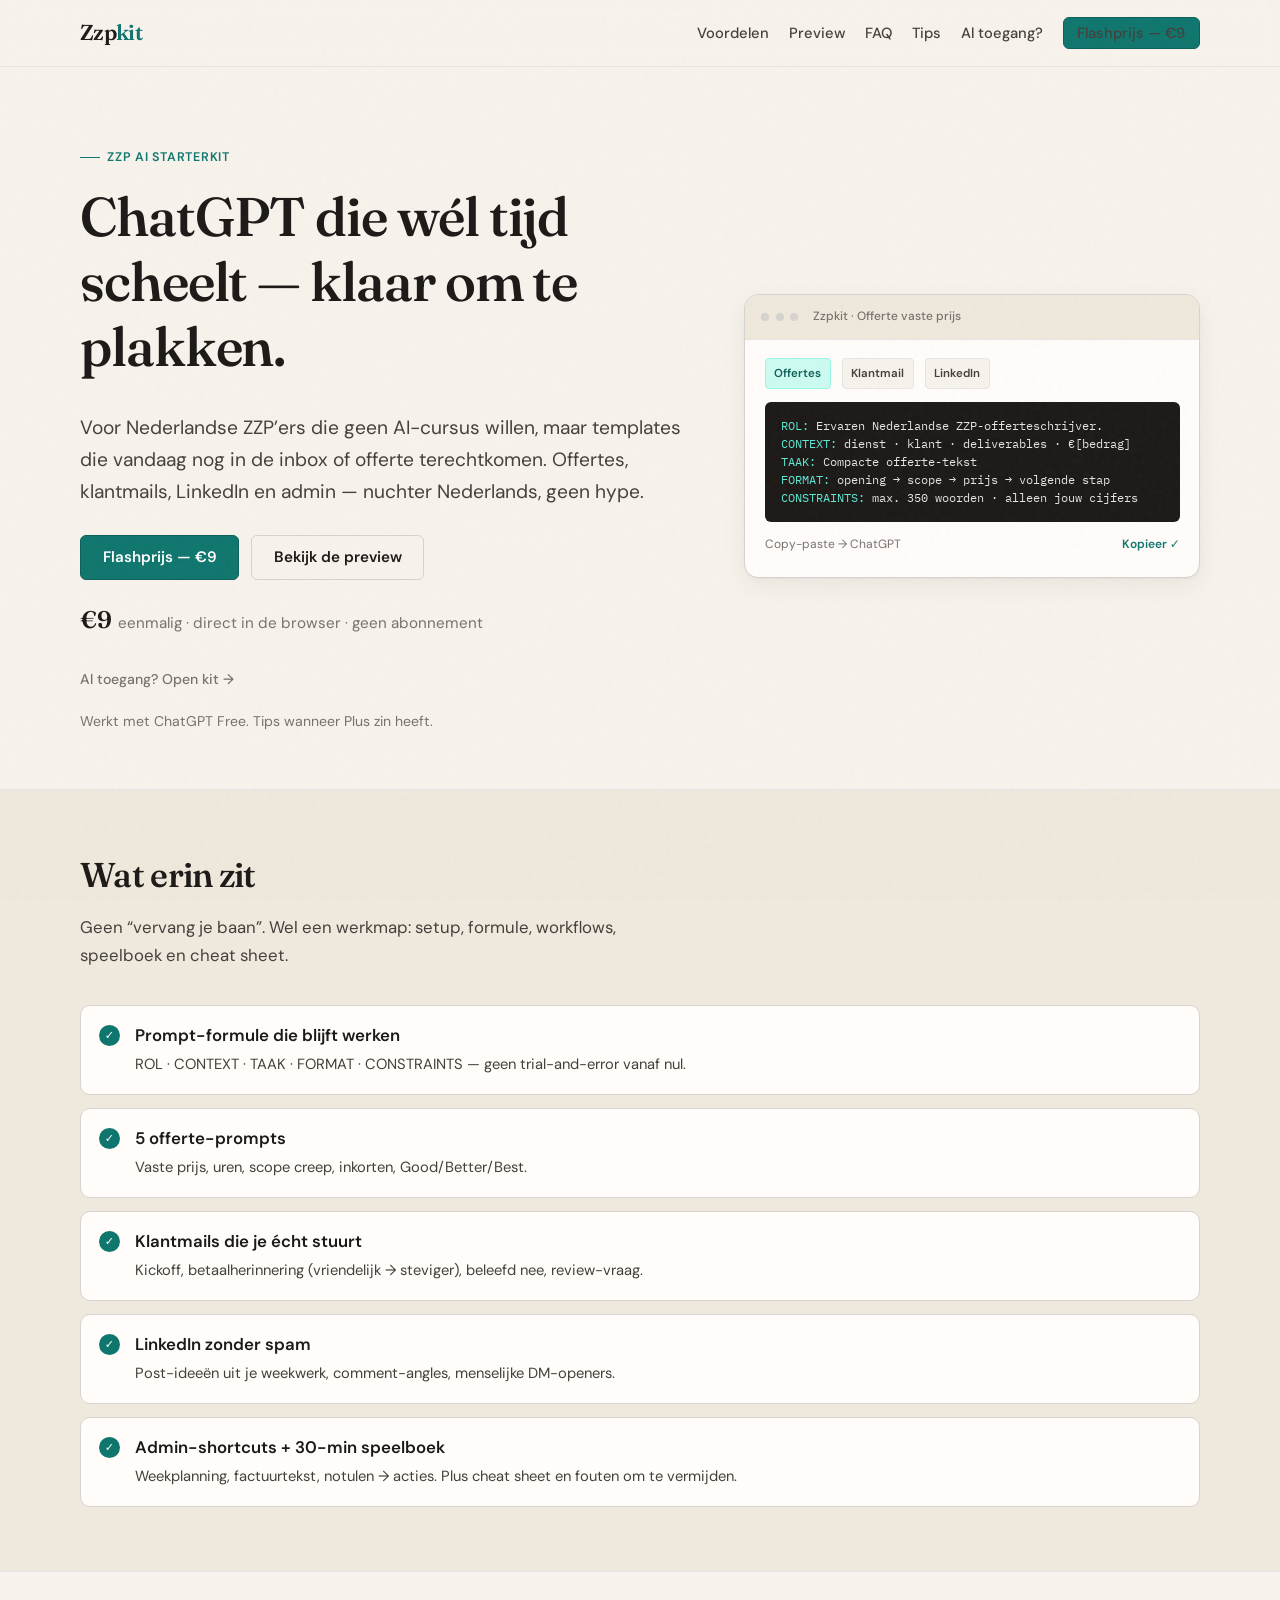
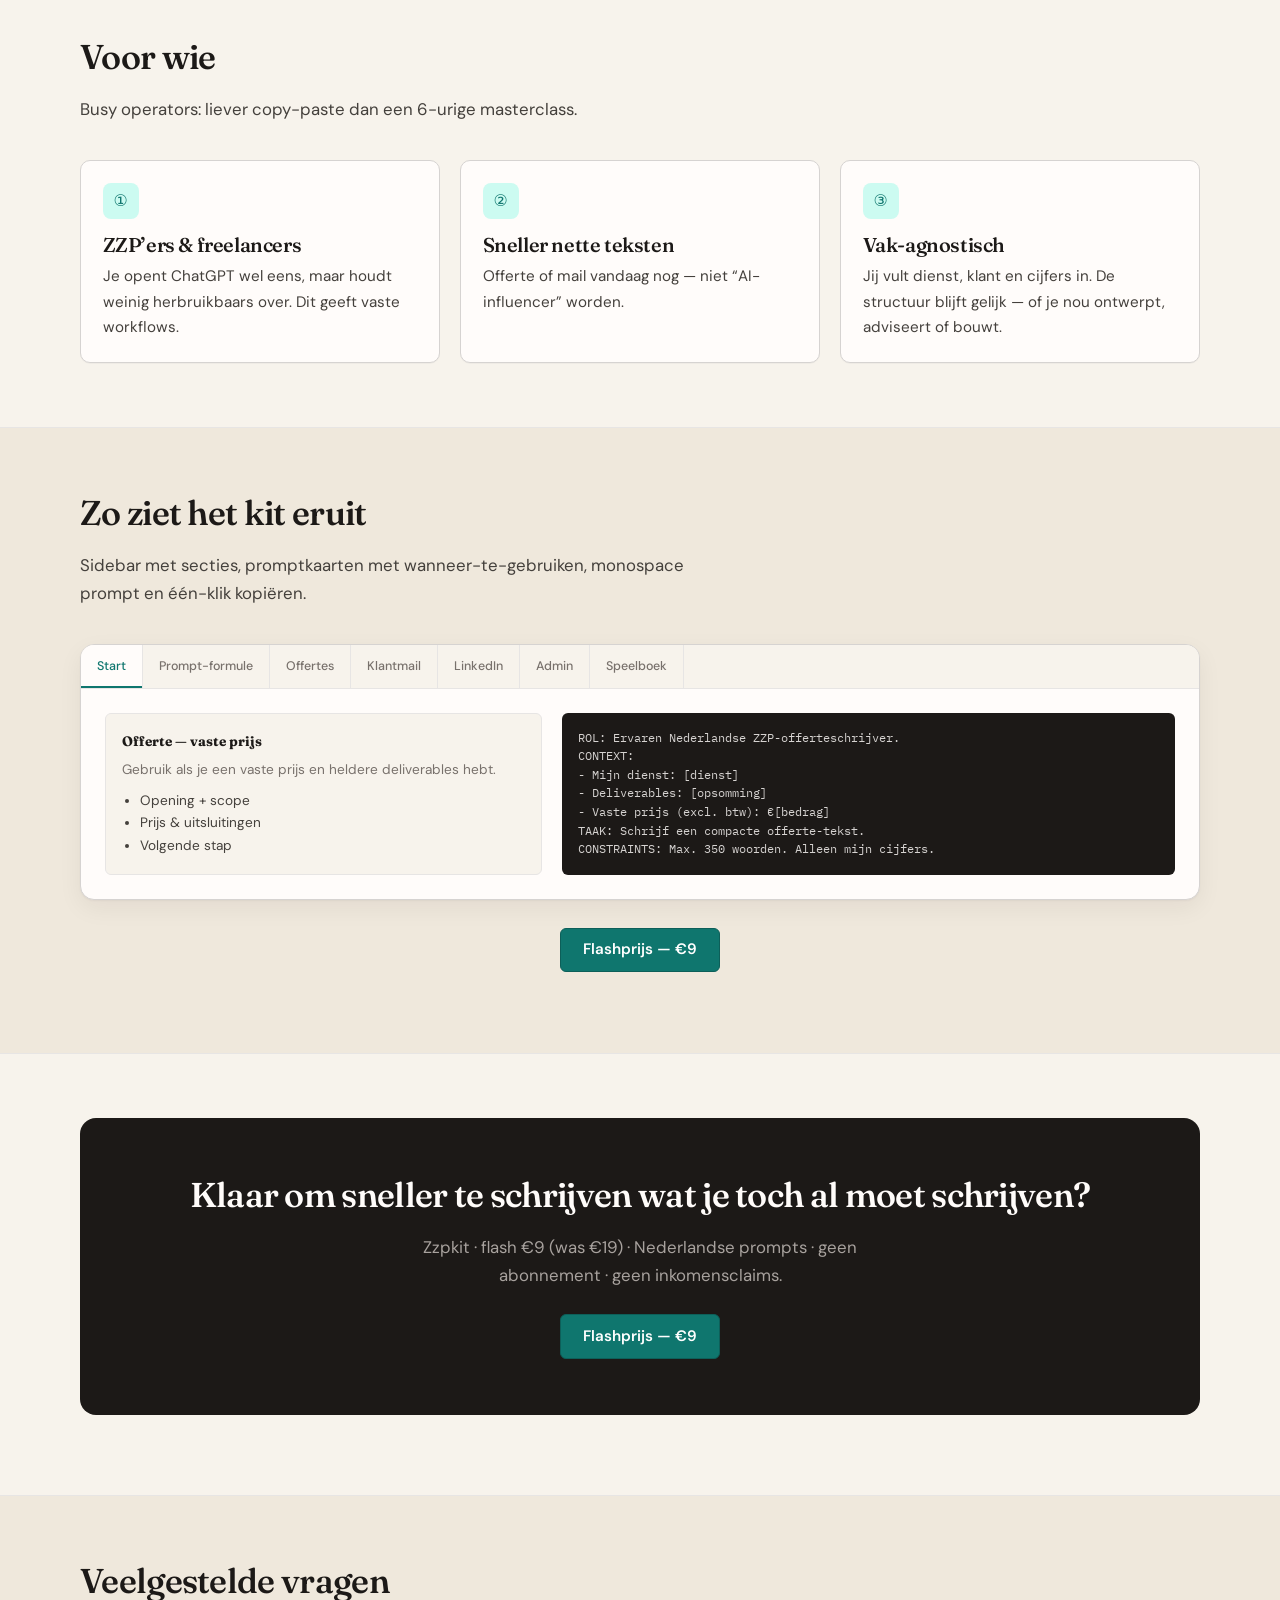
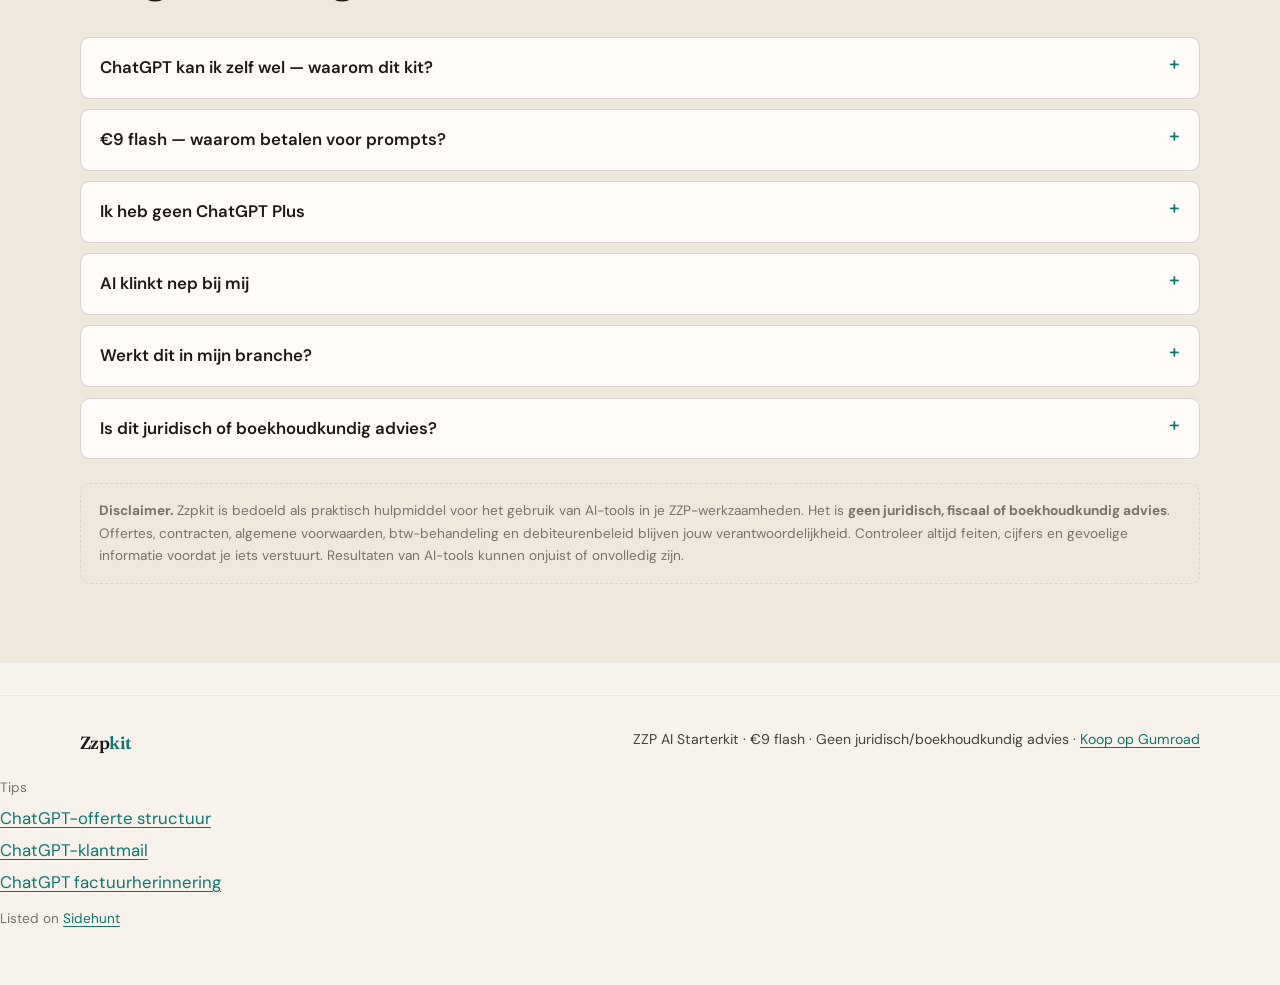
<file: index.html>
<!DOCTYPE html>
<html lang="nl">
<head>
  <meta charset="utf-8" />
  <meta name="viewport" content="width=device-width, initial-scale=1" />
  <title>Zzpkit — ChatGPT-workflows voor ZZP’ers</title>
  <meta name="description" content="Zzpkit: kant-en-klare ChatGPT-prompts voor offertes, klantmails, LinkedIn en admin. Voor Nederlandse ZZP’ers. €9 flash. Geen hype." />
  <link rel="icon" href="favicon.svg" type="image/svg+xml" />
  <link rel="preconnect" href="https://fonts.googleapis.com" />
  <link rel="preconnect" href="https://fonts.gstatic.com" crossorigin />
  <link href="https://fonts.googleapis.com/css2?family=DM+Sans:ital,opsz,wght@0,9..40,400;0,9..40,500;0,9..40,600;0,9..40,700;1,9..40,400&family=Fraunces:opsz,wght@9..144,500;9..144,600;9..144,700&family=IBM+Plex+Mono:wght@400;500&display=swap" rel="stylesheet" />
  <link rel="stylesheet" href="styles.css" />
</head>
<body>
  <header class="site-header">
    <div class="container inner">
      <a class="logo" href="index.html">Zzp<span>kit</span></a>
      <nav aria-label="Hoofdmenu">
        <ul class="nav-links">
          <li><a href="#voordelen">Voordelen</a></li>
          <li><a href="#preview">Preview</a></li>
          <li><a href="#faq">FAQ</a></li>
          <li><a href="#tips">Tips</a></li>
          <li><a href="app.html">Al toegang?</a></li>
          <li><a class="btn btn-primary btn-sm" href="https://gravesam.gumroad.com/l/srbbeq" target="_blank" rel="noopener">Flashprijs — €9</a></li>
        </ul>
      </nav>
      <a class="btn btn-primary btn-sm" href="https://gravesam.gumroad.com/l/srbbeq" target="_blank" rel="noopener" style="display:none" id="mobile-cta">€9</a>
    </div>
  </header>

  <main>
    <section class="hero">
      <div class="container hero-grid">
        <div>
          <p class="eyebrow">ZZP AI Starterkit</p>
          <h1>ChatGPT die wél tijd scheelt — klaar om te plakken.</h1>
          <p class="lead">
            Voor Nederlandse ZZP’ers die geen AI-cursus willen, maar templates die vandaag nog in de inbox of offerte terechtkomen.
            Offertes, klantmails, LinkedIn en admin — nuchter Nederlands, geen hype.
          </p>
          <div class="hero-cta">
            <a class="btn btn-primary" href="https://gravesam.gumroad.com/l/srbbeq" target="_blank" rel="noopener">Flashprijs — €9</a>
            <a class="btn btn-ghost" href="#preview">Bekijk de preview</a>
          </div>
          <p class="price-tag"><strong>€9</strong> eenmalig · direct in de browser · geen abonnement</p>
          <p><a class="access-link" href="app.html">Al toegang? Open kit →</a></p>
          <p class="trust-line">Werkt met ChatGPT Free. Tips wanneer Plus zin heeft.</p>
        </div>

        <aside class="mock" aria-hidden="true">
          <div class="mock-bar">
            <span class="mock-dot"></span><span class="mock-dot"></span><span class="mock-dot"></span>
            <span class="mock-title">Zzpkit · Offerte vaste prijs</span>
          </div>
          <div class="mock-body">
            <div class="mock-row">
              <span class="mock-chip active">Offertes</span>
              <span class="mock-chip">Klantmail</span>
              <span class="mock-chip">LinkedIn</span>
            </div>
            <pre class="mock-prompt"><span class="hi">ROL:</span> Ervaren Nederlandse ZZP-offerteschrijver.
<span class="hi">CONTEXT:</span> dienst · klant · deliverables · €[bedrag]
<span class="hi">TAAK:</span> Compacte offerte-tekst
<span class="hi">FORMAT:</span> opening → scope → prijs → volgende stap
<span class="hi">CONSTRAINTS:</span> max. 350 woorden · alleen jouw cijfers</pre>
            <div class="mock-footer">
              <span>Copy-paste → ChatGPT</span>
              <span style="color:var(--teal);font-weight:600">Kopieer ✓</span>
            </div>
          </div>
        </aside>
      </div>
    </section>

    <section class="section section-alt" id="voordelen">
      <div class="container">
        <div class="section-head">
          <h2>Wat erin zit</h2>
          <p>Geen “vervang je baan”. Wel een werkmap: setup, formule, workflows, speelboek en cheat sheet.</p>
        </div>
        <ul class="benefit-list">
          <li>
            <span class="check" aria-hidden="true">✓</span>
            <div>
              <strong>Prompt-formule die blijft werken</strong>
              <span>ROL · CONTEXT · TAAK · FORMAT · CONSTRAINTS — geen trial-and-error vanaf nul.</span>
            </div>
          </li>
          <li>
            <span class="check" aria-hidden="true">✓</span>
            <div>
              <strong>5 offerte-prompts</strong>
              <span>Vaste prijs, uren, scope creep, inkorten, Good/Better/Best.</span>
            </div>
          </li>
          <li>
            <span class="check" aria-hidden="true">✓</span>
            <div>
              <strong>Klantmails die je écht stuurt</strong>
              <span>Kickoff, betaalherinnering (vriendelijk → steviger), beleefd nee, review-vraag.</span>
            </div>
          </li>
          <li>
            <span class="check" aria-hidden="true">✓</span>
            <div>
              <strong>LinkedIn zonder spam</strong>
              <span>Post-ideeën uit je weekwerk, comment-angles, menselijke DM-openers.</span>
            </div>
          </li>
          <li>
            <span class="check" aria-hidden="true">✓</span>
            <div>
              <strong>Admin-shortcuts + 30-min speelboek</strong>
              <span>Weekplanning, factuurtekst, notulen → acties. Plus cheat sheet en fouten om te vermijden.</span>
            </div>
          </li>
        </ul>
      </div>
    </section>

    <section class="section">
      <div class="container">
        <div class="section-head">
          <h2>Voor wie</h2>
          <p>Busy operators: liever copy-paste dan een 6-urige masterclass.</p>
        </div>
        <div class="grid-3">
          <article class="card">
            <div class="icon" aria-hidden="true">①</div>
            <h3>ZZP’ers &amp; freelancers</h3>
            <p>Je opent ChatGPT wel eens, maar houdt weinig herbruikbaars over. Dit geeft vaste workflows.</p>
          </article>
          <article class="card">
            <div class="icon" aria-hidden="true">②</div>
            <h3>Sneller nette teksten</h3>
            <p>Offerte of mail vandaag nog — niet “AI-influencer” worden.</p>
          </article>
          <article class="card">
            <div class="icon" aria-hidden="true">③</div>
            <h3>Vak-agnostisch</h3>
            <p>Jij vult dienst, klant en cijfers in. De structuur blijft gelijk — of je nou ontwerpt, adviseert of bouwt.</p>
          </article>
        </div>
      </div>
    </section>

    <section class="section section-alt" id="preview">
      <div class="container">
        <div class="section-head">
          <h2>Zo ziet het kit eruit</h2>
          <p>Sidebar met secties, promptkaarten met wanneer-te-gebruiken, monospace prompt en één-klik kopiëren.</p>
        </div>
        <div class="preview-frame">
          <div class="chrome" aria-hidden="true">
            <span class="on">Start</span>
            <span>Prompt-formule</span>
            <span>Offertes</span>
            <span>Klantmail</span>
            <span>LinkedIn</span>
            <span>Admin</span>
            <span>Speelboek</span>
          </div>
          <div class="preview-inner">
            <div class="preview-side">
              <strong style="font-family:var(--font-serif)">Offerte — vaste prijs</strong>
              <p style="margin:0.4rem 0 0;font-size:0.85rem;color:var(--muted)">Gebruik als je een vaste prijs en heldere deliverables hebt.</p>
              <ul>
                <li>Opening + scope</li>
                <li>Prijs &amp; uitsluitingen</li>
                <li>Volgende stap</li>
              </ul>
            </div>
            <pre class="preview-code">ROL: Ervaren Nederlandse ZZP-offerteschrijver.
CONTEXT:
- Mijn dienst: [dienst]
- Deliverables: [opsomming]
- Vaste prijs (excl. btw): €[bedrag]
TAAK: Schrijf een compacte offerte-tekst.
CONSTRAINTS: Max. 350 woorden. Alleen mijn cijfers.</pre>
          </div>
        </div>
        <p style="text-align:center;margin-top:1.75rem">
          <a class="btn btn-primary" href="https://gravesam.gumroad.com/l/srbbeq" target="_blank" rel="noopener">Flashprijs — €9</a>
        </p>
      </div>
    </section>

    <section class="section">
      <div class="container">
        <div class="cta-band">
          <h2>Klaar om sneller te schrijven wat je toch al moet schrijven?</h2>
          <p>Zzpkit · flash €9 (was €19) · Nederlandse prompts · geen abonnement · geen inkomensclaims.</p>
          <a class="btn btn-primary" href="https://gravesam.gumroad.com/l/srbbeq" target="_blank" rel="noopener">Flashprijs — €9</a>
        </div>
      </div>
    </section>

    <section class="section section-alt" id="faq">
      <div class="container">
        <div class="section-head">
          <h2>Veelgestelde vragen</h2>
        </div>
        <div class="faq">
          <details>
            <summary>ChatGPT kan ik zelf wel — waarom dit kit?</summary>
            <p>Klopt. Dit scheelt je het uitzoekwerk: bewezen structuur + prompts voor de vier taken die ZZP’ers het meest tijd kosten.</p>
          </details>
          <details>
            <summary>€9 flash — waarom betalen voor prompts?</summary>
            <p>Je koopt geen losse trucs, maar een werkmap: setup, formule, workflows, speelboek en cheat sheet. Eén nette offerte sneller = terugverdiend.</p>
          </details>
          <details>
            <summary>Ik heb geen ChatGPT Plus</summary>
            <p>Free is genoeg om te starten. In het kit staat wanneer Plus wél de moeite waard is.</p>
          </details>
          <details>
            <summary>AI klinkt nep bij mij</summary>
            <p>Daarom: jouw feiten eerst, AI schrijft het concept, jij stuurt. Plus een sectie over fouten — geen geheimen plakken, geen verzonnen prijzen.</p>
          </details>
          <details>
            <summary>Werkt dit in mijn branche?</summary>
            <p>De prompts zijn vak-agnostisch: jij vult dienst, klant en cijfers in. De structuur blijft gelijk.</p>
          </details>
          <details>
            <summary>Is dit juridisch of boekhoudkundig advies?</summary>
            <p>Nee. Zzpkit is een praktisch hulpmiddel voor AI-gebruik in je ZZP-werk. Offertes, voorwaarden en btw blijven jouw verantwoordelijkheid.</p>
          </details>
        </div>
        <p class="disclaimer">
          <strong>Disclaimer.</strong> Zzpkit is bedoeld als praktisch hulpmiddel voor het gebruik van AI-tools in je ZZP-werkzaamheden.
          Het is <strong>geen juridisch, fiscaal of boekhoudkundig advies</strong>. Offertes, contracten, algemene voorwaarden, btw-behandeling
          en debiteurenbeleid blijven jouw verantwoordelijkheid. Controleer altijd feiten, cijfers en gevoelige informatie voordat je iets verstuurt.
          Resultaten van AI-tools kunnen onjuist of onvolledig zijn.
        </p>
      </div>
    </section>
  </main>

  <footer class="site-footer">
    <div class="container inner">
      <a class="logo" href="index.html">Zzp<span>kit</span></a>
      <p>ZZP AI Starterkit · €9 flash · Geen juridisch/boekhoudkundig advies · <a href="https://gravesam.gumroad.com/l/srbbeq" target="_blank" rel="noopener">Koop op Gumroad</a></p>
    </div>
      <div id="tips" style="margin-top:0.75rem">
        <p style="margin:0 0 0.35rem;font-size:0.85rem;color:var(--muted)">Tips</p>
        <p style="margin:0.25rem 0"><a href="blog/chatgpt-offerte-zzp.html">ChatGPT-offerte structuur</a></p>
        <p style="margin:0.25rem 0"><a href="blog/chatgpt-klantmail-zzp.html">ChatGPT-klantmail</a></p>
        <p style="margin:0.25rem 0"><a href="blog/chatgpt-admin-factuur-zzp.html">ChatGPT factuurherinnering</a></p>
      </div>
    <p style="margin-top:0.75rem;font-size:0.85rem;color:var(--muted)">Listed on <a href="https://sidehunt.io/" target="_blank" rel="noopener">Sidehunt</a></p>
  </footer>

  <script>
    // Show compact CTA on small screens when nav is hidden
    (function () {
      const cta = document.getElementById("mobile-cta");
      if (!cta) return;
      function sync() {
        cta.style.display = window.matchMedia("(max-width: 900px)").matches ? "inline-flex" : "none";
      }
      sync();
      window.addEventListener("resize", sync);
    })();
  </script>
</body>
</html>
</file>
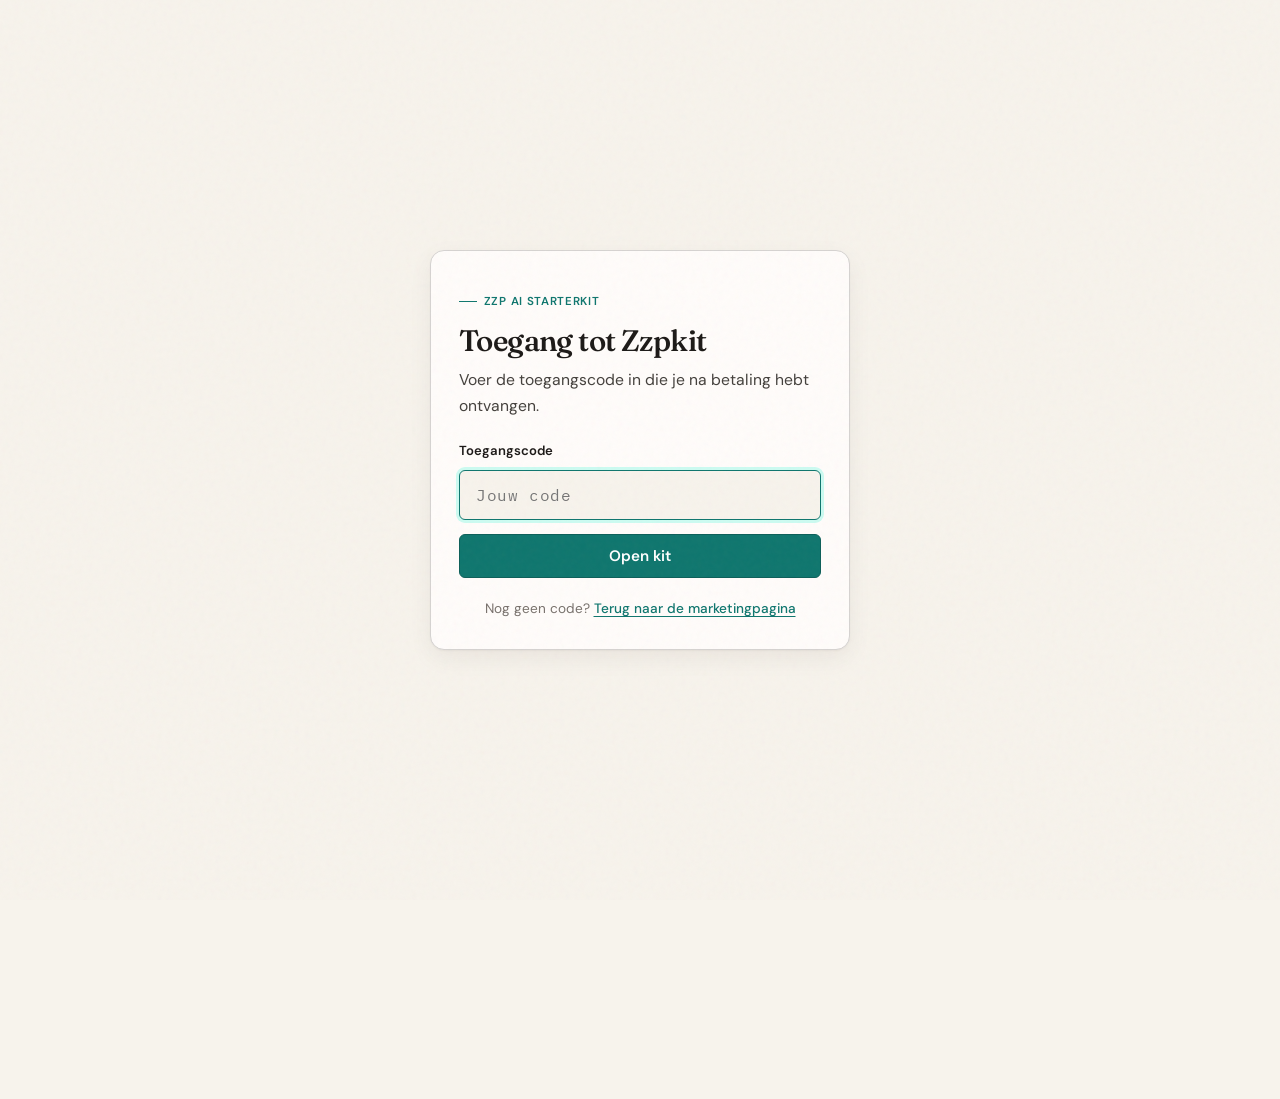
<file: app.html>
<!DOCTYPE html>
<html lang="nl">
<head>
  <meta charset="utf-8" />
  <meta name="viewport" content="width=device-width, initial-scale=1" />
  <title>Zzpkit — Productkit</title>
  <meta name="description" content="Zzpkit productkit: prompts voor offertes, klantmails, LinkedIn en admin. Copy-paste in ChatGPT." />
  <link rel="icon" href="favicon.svg" type="image/svg+xml" />
  <link rel="preconnect" href="https://fonts.googleapis.com" />
  <link rel="preconnect" href="https://fonts.gstatic.com" crossorigin />
  <link href="https://fonts.googleapis.com/css2?family=DM+Sans:ital,opsz,wght@0,9..40,400;0,9..40,500;0,9..40,600;0,9..40,700;1,9..40,400&family=Fraunces:opsz,wght@9..144,500;9..144,600;9..144,700&family=IBM+Plex+Mono:wght@400;500&display=swap" rel="stylesheet" />
  <link rel="stylesheet" href="styles.css" />
</head>
<body class="app-body is-gated">
  <header class="app-top">
    <a class="brand" href="index.html">Zzp<span>kit</span></a>
    <div class="app-top-meta">
      <span>ZZP AI Starterkit</span>
      <a class="btn btn-ghost btn-sm" href="index.html">← Marketing</a>
    </div>
  </header>

  <div class="app-mobile-tabs" id="app-mobile-tabs" role="tablist" aria-label="Secties"></div>

  <div class="app-shell">
    <nav class="app-nav" id="app-nav" aria-label="Kit-navigatie"></nav>
    <main class="app-main" id="app-main" tabindex="-1">
      <!-- Sections rendered by app.js -->
    </main>
  </div>

  <div class="toast" id="toast" role="status" aria-live="polite"></div>

  <script src="access.js"></script>
  <script src="content.js"></script>
  <script src="app.js"></script>
</body>
</html>
</file>
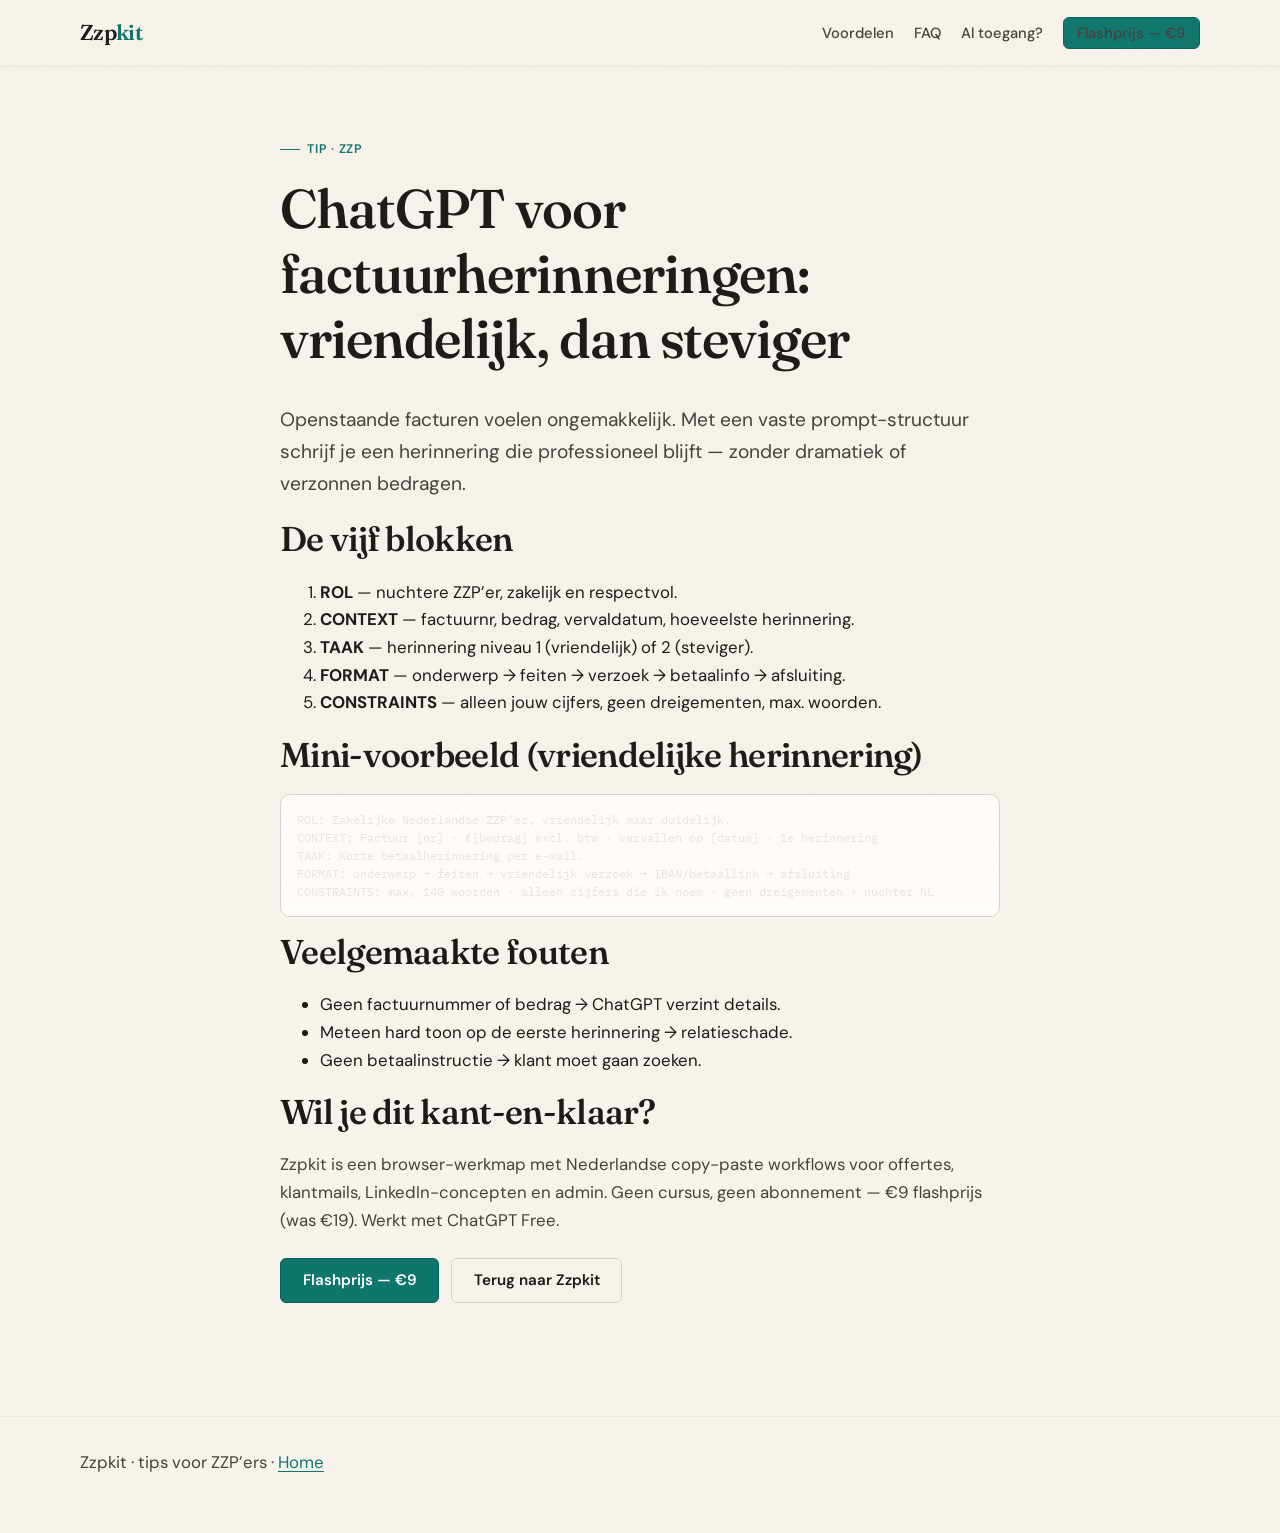
<file: blog/chatgpt-admin-factuur-zzp.html>
<!DOCTYPE html>
<html lang="nl">
<head>
  <meta charset="utf-8" />
  <meta name="viewport" content="width=device-width, initial-scale=1" />
  <title>ChatGPT factuurherinnering als ZZP’er — vriendelijk tot stevig | Zzpkit</title>
  <meta name="description" content="ChatGPT voor factuurherinneringen en admin als ZZP’er: vriendelijk → steviger, met ROL · CONTEXT · TAAK · FORMAT · CONSTRAINTS." />
  <link rel="canonical" href="https://samdavidgraves.github.io/zzpkit/blog/chatgpt-admin-factuur-zzp.html" />
  <link rel="icon" href="../favicon.svg" type="image/svg+xml" />
  <link rel="preconnect" href="https://fonts.googleapis.com" />
  <link rel="preconnect" href="https://fonts.gstatic.com" crossorigin />
  <link href="https://fonts.googleapis.com/css2?family=DM+Sans:ital,opsz,wght@0,9..40,400;0,9..40,500;0,9..40,600;0,9..40,700;1,9..40,400&family=Fraunces:opsz,wght@9..144,500;9..144,600;9..144,700&family=IBM+Plex+Mono:wght@400;500&display=swap" rel="stylesheet" />
  <link rel="stylesheet" href="../styles.css" />
</head>
<body>
  <header class="site-header">
    <div class="container inner">
      <a class="logo" href="../index.html">Zzp<span>kit</span></a>
      <nav aria-label="Hoofdmenu">
        <ul class="nav-links">
          <li><a href="../index.html#voordelen">Voordelen</a></li>
          <li><a href="../index.html#faq">FAQ</a></li>
          <li><a href="../app.html">Al toegang?</a></li>
          <li><a class="btn btn-primary btn-sm" href="https://gravesam.gumroad.com/l/srbbeq" target="_blank" rel="noopener">Flashprijs — €9</a></li>
        </ul>
      </nav>
    </div>
  </header>

  <main>
    <article class="section">
      <div class="container" style="max-width:720px">
        <p class="eyebrow">Tip · ZZP</p>
        <h1>ChatGPT voor factuurherinneringen: vriendelijk, dan steviger</h1>
        <p class="lead">Openstaande facturen voelen ongemakkelijk. Met een vaste prompt-structuur schrijf je een herinnering die professioneel blijft — zonder dramatiek of verzonnen bedragen.</p>

        <h2>De vijf blokken</h2>
        <ol>
          <li><strong>ROL</strong> — nuchtere ZZP’er, zakelijk en respectvol.</li>
          <li><strong>CONTEXT</strong> — factuurnr, bedrag, vervaldatum, hoeveelste herinnering.</li>
          <li><strong>TAAK</strong> — herinnering niveau 1 (vriendelijk) of 2 (steviger).</li>
          <li><strong>FORMAT</strong> — onderwerp → feiten → verzoek → betaalinfo → afsluiting.</li>
          <li><strong>CONSTRAINTS</strong> — alleen jouw cijfers, geen dreigementen, max. woorden.</li>
        </ol>

        <h2>Mini-voorbeeld (vriendelijke herinnering)</h2>
        <pre class="mock-prompt" style="white-space:pre-wrap;padding:1rem;background:var(--white);border:1px solid var(--stone);border-radius:var(--radius)">ROL: Zakelijke Nederlandse ZZP’er, vriendelijk maar duidelijk.
CONTEXT: Factuur [nr] · €[bedrag] excl. btw · vervallen op [datum] · 1e herinnering
TAAK: Korte betaalherinnering per e-mail.
FORMAT: onderwerp → feiten → vriendelijk verzoek → IBAN/betaallink → afsluiting
CONSTRAINTS: max. 140 woorden · alleen cijfers die ik noem · geen dreigementen · nuchter NL</pre>

        <h2>Veelgemaakte fouten</h2>
        <ul>
          <li>Geen factuurnummer of bedrag → ChatGPT verzint details.</li>
          <li>Meteen hard toon op de eerste herinnering → relatieschade.</li>
          <li>Geen betaalinstructie → klant moet gaan zoeken.</li>
        </ul>

        <h2>Wil je dit kant-en-klaar?</h2>
        <p>Zzpkit is een browser-werkmap met Nederlandse copy-paste workflows voor offertes, klantmails, LinkedIn-concepten en admin. Geen cursus, geen abonnement — €9 flashprijs (was €19). Werkt met ChatGPT Free.</p>
        <p style="margin-top:1.5rem">
          <a class="btn btn-primary" href="https://gravesam.gumroad.com/l/srbbeq" target="_blank" rel="noopener">Flashprijs — €9</a>
          <a class="btn btn-ghost" href="../index.html" style="margin-left:0.5rem">Terug naar Zzpkit</a>
        </p>
      </div>
    </article>
  </main>

  <footer class="site-footer">
    <div class="container">
      <p>Zzpkit · tips voor ZZP’ers · <a href="../index.html">Home</a></p>
    </div>
  </footer>
</body>
</html>
</file>
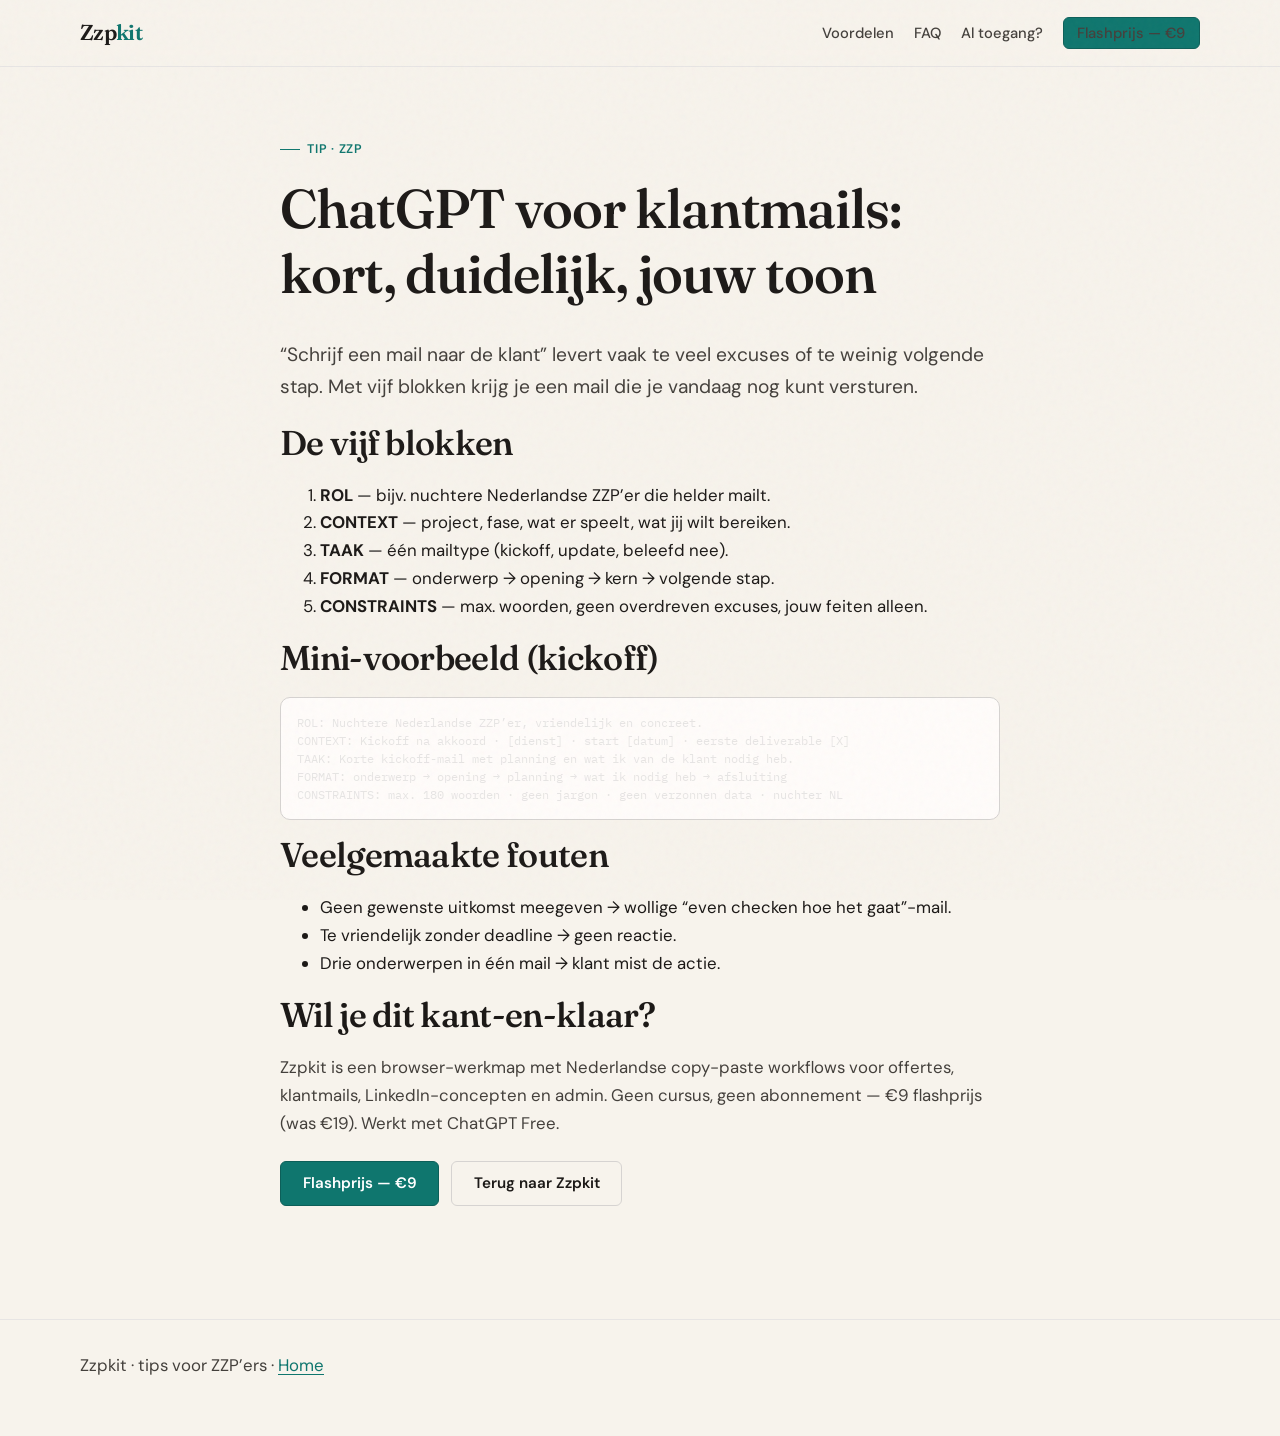
<file: blog/chatgpt-klantmail-zzp.html>
<!DOCTYPE html>
<html lang="nl">
<head>
  <meta charset="utf-8" />
  <meta name="viewport" content="width=device-width, initial-scale=1" />
  <title>ChatGPT-klantmail als ZZP’er — nuchter en plakbaar | Zzpkit</title>
  <meta name="description" content="ChatGPT voor klantmails als ZZP’er: kickoff, updates, beleefd nee. ROL · CONTEXT · TAAK · FORMAT · CONSTRAINTS — zonder cursus." />
  <link rel="canonical" href="https://samdavidgraves.github.io/zzpkit/blog/chatgpt-klantmail-zzp.html" />
  <link rel="icon" href="../favicon.svg" type="image/svg+xml" />
  <link rel="preconnect" href="https://fonts.googleapis.com" />
  <link rel="preconnect" href="https://fonts.gstatic.com" crossorigin />
  <link href="https://fonts.googleapis.com/css2?family=DM+Sans:ital,opsz,wght@0,9..40,400;0,9..40,500;0,9..40,600;0,9..40,700;1,9..40,400&family=Fraunces:opsz,wght@9..144,500;9..144,600;9..144,700&family=IBM+Plex+Mono:wght@400;500&display=swap" rel="stylesheet" />
  <link rel="stylesheet" href="../styles.css" />
</head>
<body>
  <header class="site-header">
    <div class="container inner">
      <a class="logo" href="../index.html">Zzp<span>kit</span></a>
      <nav aria-label="Hoofdmenu">
        <ul class="nav-links">
          <li><a href="../index.html#voordelen">Voordelen</a></li>
          <li><a href="../index.html#faq">FAQ</a></li>
          <li><a href="../app.html">Al toegang?</a></li>
          <li><a class="btn btn-primary btn-sm" href="https://gravesam.gumroad.com/l/srbbeq" target="_blank" rel="noopener">Flashprijs — €9</a></li>
        </ul>
      </nav>
    </div>
  </header>

  <main>
    <article class="section">
      <div class="container" style="max-width:720px">
        <p class="eyebrow">Tip · ZZP</p>
        <h1>ChatGPT voor klantmails: kort, duidelijk, jouw toon</h1>
        <p class="lead">“Schrijf een mail naar de klant” levert vaak te veel excuses of te weinig volgende stap. Met vijf blokken krijg je een mail die je vandaag nog kunt versturen.</p>

        <h2>De vijf blokken</h2>
        <ol>
          <li><strong>ROL</strong> — bijv. nuchtere Nederlandse ZZP’er die helder mailt.</li>
          <li><strong>CONTEXT</strong> — project, fase, wat er speelt, wat jij wilt bereiken.</li>
          <li><strong>TAAK</strong> — één mailtype (kickoff, update, beleefd nee).</li>
          <li><strong>FORMAT</strong> — onderwerp → opening → kern → volgende stap.</li>
          <li><strong>CONSTRAINTS</strong> — max. woorden, geen overdreven excuses, jouw feiten alleen.</li>
        </ol>

        <h2>Mini-voorbeeld (kickoff)</h2>
        <pre class="mock-prompt" style="white-space:pre-wrap;padding:1rem;background:var(--white);border:1px solid var(--stone);border-radius:var(--radius)">ROL: Nuchtere Nederlandse ZZP’er, vriendelijk en concreet.
CONTEXT: Kickoff na akkoord · [dienst] · start [datum] · eerste deliverable [X]
TAAK: Korte kickoff-mail met planning en wat ik van de klant nodig heb.
FORMAT: onderwerp → opening → planning → wat ik nodig heb → afsluiting
CONSTRAINTS: max. 180 woorden · geen jargon · geen verzonnen data · nuchter NL</pre>

        <h2>Veelgemaakte fouten</h2>
        <ul>
          <li>Geen gewenste uitkomst meegeven → wollige “even checken hoe het gaat”-mail.</li>
          <li>Te vriendelijk zonder deadline → geen reactie.</li>
          <li>Drie onderwerpen in één mail → klant mist de actie.</li>
        </ul>

        <h2>Wil je dit kant-en-klaar?</h2>
        <p>Zzpkit is een browser-werkmap met Nederlandse copy-paste workflows voor offertes, klantmails, LinkedIn-concepten en admin. Geen cursus, geen abonnement — €9 flashprijs (was €19). Werkt met ChatGPT Free.</p>
        <p style="margin-top:1.5rem">
          <a class="btn btn-primary" href="https://gravesam.gumroad.com/l/srbbeq" target="_blank" rel="noopener">Flashprijs — €9</a>
          <a class="btn btn-ghost" href="../index.html" style="margin-left:0.5rem">Terug naar Zzpkit</a>
        </p>
      </div>
    </article>
  </main>

  <footer class="site-footer">
    <div class="container">
      <p>Zzpkit · tips voor ZZP’ers · <a href="../index.html">Home</a></p>
    </div>
  </footer>
</body>
</html>
</file>
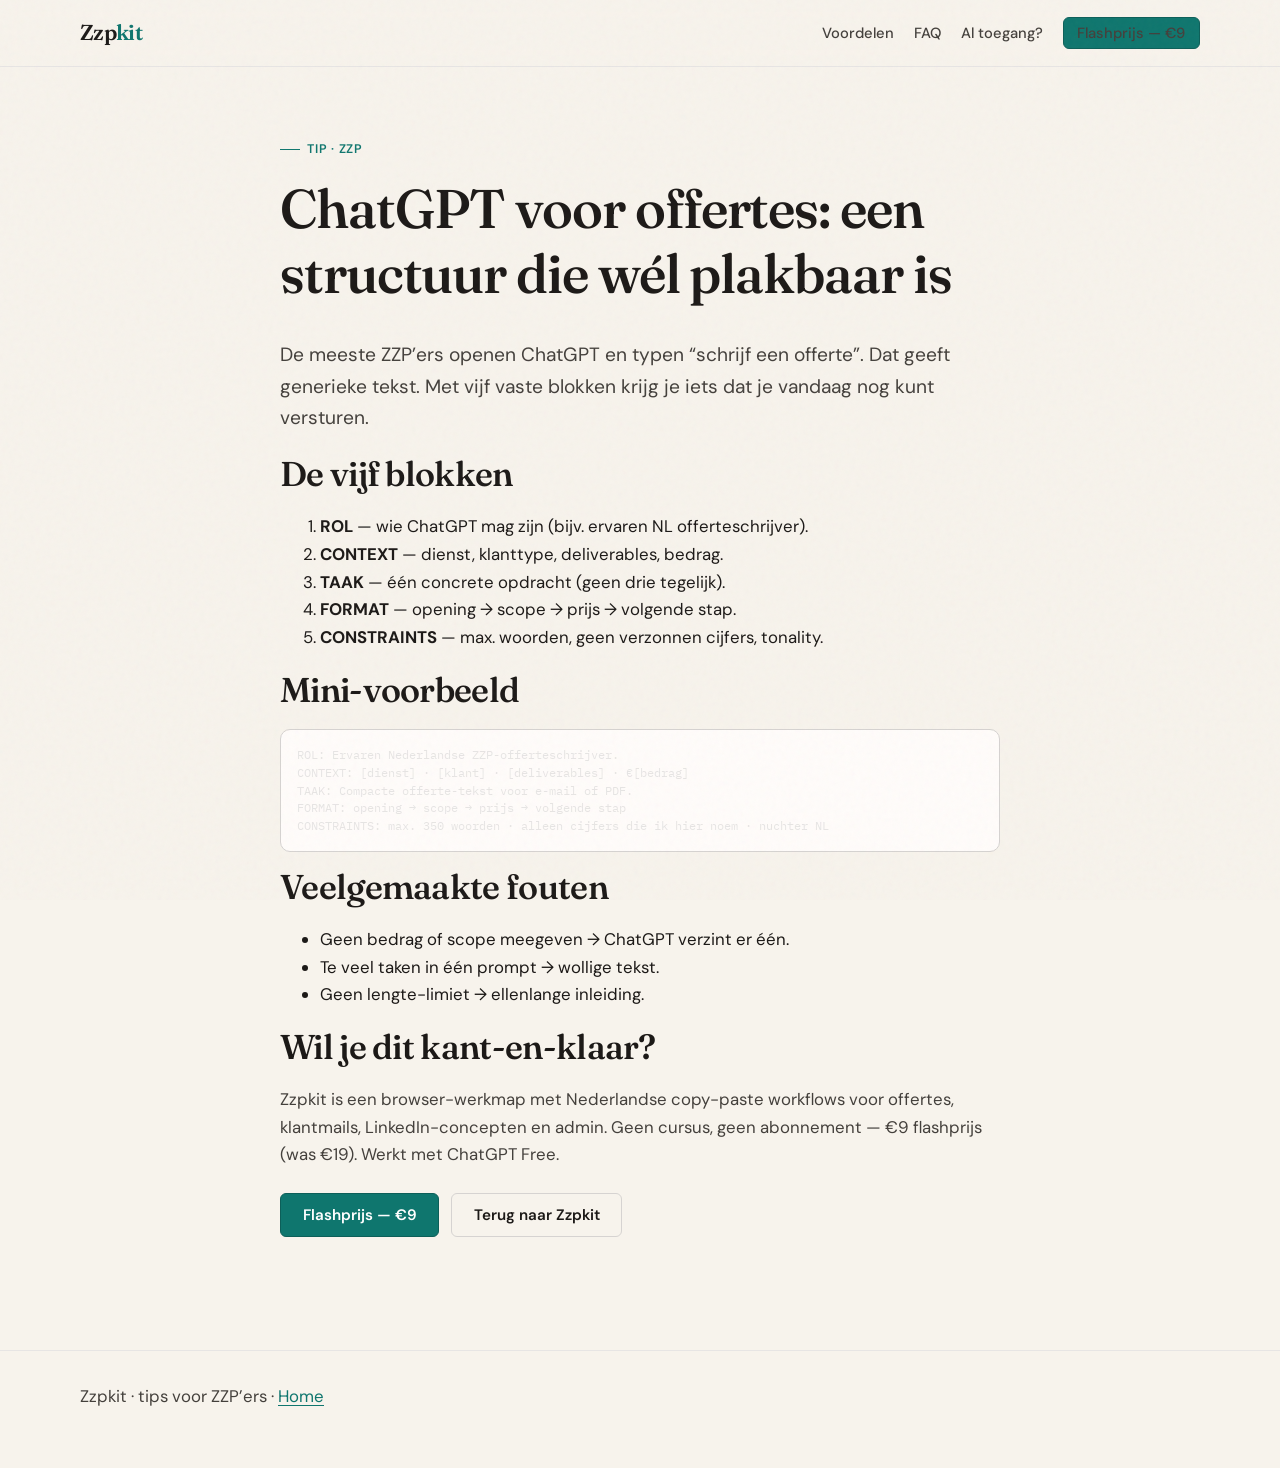
<file: blog/chatgpt-offerte-zzp.html>
<!DOCTYPE html>
<html lang="nl">
<head>
  <meta charset="utf-8" />
  <meta name="viewport" content="width=device-width, initial-scale=1" />
  <title>ChatGPT-offerte schrijven als ZZP’er — praktische structuur | Zzpkit</title>
  <meta name="description" content="Hoe je ChatGPT nuchter inzet voor offertes als ZZP’er: ROL · CONTEXT · TAAK · FORMAT · CONSTRAINTS. Zonder cursus, met voorbeelden." />
  <link rel="canonical" href="https://samdavidgraves.github.io/zzpkit/blog/chatgpt-offerte-zzp.html" />
  <link rel="icon" href="../favicon.svg" type="image/svg+xml" />
  <link rel="preconnect" href="https://fonts.googleapis.com" />
  <link rel="preconnect" href="https://fonts.gstatic.com" crossorigin />
  <link href="https://fonts.googleapis.com/css2?family=DM+Sans:ital,opsz,wght@0,9..40,400;0,9..40,500;0,9..40,600;0,9..40,700;1,9..40,400&family=Fraunces:opsz,wght@9..144,500;9..144,600;9..144,700&family=IBM+Plex+Mono:wght@400;500&display=swap" rel="stylesheet" />
  <link rel="stylesheet" href="../styles.css" />
</head>
<body>
  <header class="site-header">
    <div class="container inner">
      <a class="logo" href="../index.html">Zzp<span>kit</span></a>
      <nav aria-label="Hoofdmenu">
        <ul class="nav-links">
          <li><a href="../index.html#voordelen">Voordelen</a></li>
          <li><a href="../index.html#faq">FAQ</a></li>
          <li><a href="../app.html">Al toegang?</a></li>
          <li><a class="btn btn-primary btn-sm" href="https://gravesam.gumroad.com/l/srbbeq" target="_blank" rel="noopener">Flashprijs — €9</a></li>
        </ul>
      </nav>
    </div>
  </header>

  <main>
    <article class="section">
      <div class="container" style="max-width:720px">
        <p class="eyebrow">Tip · ZZP</p>
        <h1>ChatGPT voor offertes: een structuur die wél plakbaar is</h1>
        <p class="lead">De meeste ZZP’ers openen ChatGPT en typen “schrijf een offerte”. Dat geeft generieke tekst. Met vijf vaste blokken krijg je iets dat je vandaag nog kunt versturen.</p>

        <h2>De vijf blokken</h2>
        <ol>
          <li><strong>ROL</strong> — wie ChatGPT mag zijn (bijv. ervaren NL offerteschrijver).</li>
          <li><strong>CONTEXT</strong> — dienst, klanttype, deliverables, bedrag.</li>
          <li><strong>TAAK</strong> — één concrete opdracht (geen drie tegelijk).</li>
          <li><strong>FORMAT</strong> — opening → scope → prijs → volgende stap.</li>
          <li><strong>CONSTRAINTS</strong> — max. woorden, geen verzonnen cijfers, tonality.</li>
        </ol>

        <h2>Mini-voorbeeld</h2>
        <pre class="mock-prompt" style="white-space:pre-wrap;padding:1rem;background:var(--white);border:1px solid var(--stone);border-radius:var(--radius)">ROL: Ervaren Nederlandse ZZP-offerteschrijver.
CONTEXT: [dienst] · [klant] · [deliverables] · €[bedrag]
TAAK: Compacte offerte-tekst voor e-mail of PDF.
FORMAT: opening → scope → prijs → volgende stap
CONSTRAINTS: max. 350 woorden · alleen cijfers die ik hier noem · nuchter NL</pre>

        <h2>Veelgemaakte fouten</h2>
        <ul>
          <li>Geen bedrag of scope meegeven → ChatGPT verzint er één.</li>
          <li>Te veel taken in één prompt → wollige tekst.</li>
          <li>Geen lengte-limiet → ellenlange inleiding.</li>
        </ul>

        <h2>Wil je dit kant-en-klaar?</h2>
        <p>Zzpkit is een browser-werkmap met Nederlandse copy-paste workflows voor offertes, klantmails, LinkedIn-concepten en admin. Geen cursus, geen abonnement — €9 flashprijs (was €19). Werkt met ChatGPT Free.</p>
        <p style="margin-top:1.5rem">
          <a class="btn btn-primary" href="https://gravesam.gumroad.com/l/srbbeq" target="_blank" rel="noopener">Flashprijs — €9</a>
          <a class="btn btn-ghost" href="../index.html" style="margin-left:0.5rem">Terug naar Zzpkit</a>
        </p>
      </div>
    </article>
  </main>

  <footer class="site-footer">
    <div class="container">
      <p>Zzpkit · tips voor ZZP’ers · <a href="../index.html">Home</a></p>
    </div>
  </footer>
</body>
</html>
</file>
<file: styles.css>
/* Zzpkit — warm paper product UI */
:root {
  --cream: #F7F3EC;
  --cream-deep: #EFE8DC;
  --ink: #1C1917;
  --ink-soft: #44403C;
  --muted: #78716C;
  --teal: #0F766E;
  --teal-dark: #0D5F59;
  --teal-soft: #CCFBF1;
  --stone: #D6D3D1;
  --stone-soft: #E7E5E4;
  --white: #FFFCFA;
  --danger-soft: #FEF3C7;
  --radius: 10px;
  --radius-sm: 6px;
  --shadow: 0 1px 2px rgba(28, 25, 23, 0.04), 0 8px 24px rgba(28, 25, 23, 0.06);
  --font-serif: "Fraunces", "Newsreader", Georgia, serif;
  --font-sans: "DM Sans", system-ui, sans-serif;
  --font-mono: "IBM Plex Mono", "SF Mono", ui-monospace, monospace;
  --max: 1120px;
  --sidebar: 240px;
}

*, *::before, *::after { box-sizing: border-box; }

html { scroll-behavior: smooth; }

body {
  margin: 0;
  font-family: var(--font-sans);
  font-size: 1.05rem;
  line-height: 1.65;
  color: var(--ink);
  background: var(--cream);
  -webkit-font-smoothing: antialiased;
}

/* Subtle paper grain */
body::before {
  content: "";
  pointer-events: none;
  position: fixed;
  inset: 0;
  z-index: 9999;
  opacity: 0.035;
  background-image: url("data:image/svg+xml,%3Csvg viewBox='0 0 200 200' xmlns='http://www.w3.org/2000/svg'%3E%3Cfilter id='n'%3E%3CfeTurbulence type='fractalNoise' baseFrequency='0.85' numOctaves='4' stitchTiles='stitch'/%3E%3C/filter%3E%3Crect width='100%25' height='100%25' filter='url(%23n)'/%3E%3C/svg%3E");
}

img, svg { display: block; max-width: 100%; }

a {
  color: var(--teal);
  text-decoration-thickness: 1px;
  text-underline-offset: 3px;
}
a:hover { color: var(--teal-dark); }

:focus-visible {
  outline: 2px solid var(--teal);
  outline-offset: 3px;
}

h1, h2, h3, .serif {
  font-family: var(--font-serif);
  font-weight: 550;
  letter-spacing: -0.02em;
  line-height: 1.2;
  color: var(--ink);
}

h1 { font-size: clamp(2.2rem, 5vw, 3.4rem); margin: 0 0 0.6em; }
h2 { font-size: clamp(1.6rem, 3vw, 2.15rem); margin: 0 0 0.55em; }
h3 { font-size: 1.25rem; margin: 0 0 0.4em; }

p { margin: 0 0 1em; color: var(--ink-soft); }
.lead { font-size: 1.2rem; color: var(--ink-soft); max-width: 38em; }

.container {
  width: min(100% - 2.5rem, var(--max));
  margin-inline: auto;
}

/* —— Buttons —— */
.btn {
  display: inline-flex;
  align-items: center;
  justify-content: center;
  gap: 0.5rem;
  font-family: var(--font-sans);
  font-size: 0.95rem;
  font-weight: 600;
  line-height: 1;
  padding: 0.85rem 1.35rem;
  border-radius: var(--radius-sm);
  border: 1px solid transparent;
  cursor: pointer;
  text-decoration: none;
  transition: background 0.15s ease, color 0.15s ease, border-color 0.15s ease, transform 0.1s ease;
}
.btn:active { transform: translateY(1px); }
.btn-primary {
  background: var(--teal);
  color: #fff;
  border-color: var(--teal-dark);
}
.btn-primary:hover { background: var(--teal-dark); color: #fff; }
.btn-ghost {
  background: transparent;
  color: var(--ink);
  border-color: var(--stone);
}
.btn-ghost:hover { background: var(--cream-deep); color: var(--ink); }
.btn-sm {
  padding: 0.5rem 0.85rem;
  font-size: 0.82rem;
  font-weight: 600;
}
.btn-copy {
  background: var(--white);
  border: 1px solid var(--stone);
  color: var(--ink);
  flex-shrink: 0;
}
.btn-copy:hover { border-color: var(--teal); color: var(--teal); }
.btn-copy.is-copied {
  background: var(--teal-soft);
  border-color: var(--teal);
  color: var(--teal-dark);
}

/* —— Site header (marketing) —— */
.site-header {
  position: sticky;
  top: 0;
  z-index: 50;
  background: rgba(247, 243, 236, 0.88);
  backdrop-filter: blur(10px);
  border-bottom: 1px solid var(--stone-soft);
}
.site-header .inner {
  display: flex;
  align-items: center;
  justify-content: space-between;
  padding: 0.95rem 0;
  gap: 1rem;
}
.logo {
  font-family: var(--font-serif);
  font-size: 1.35rem;
  font-weight: 600;
  color: var(--ink);
  text-decoration: none;
  letter-spacing: -0.03em;
}
.logo span { color: var(--teal); }
.nav-links {
  display: flex;
  align-items: center;
  gap: 1.25rem;
  list-style: none;
  margin: 0;
  padding: 0;
}
.nav-links a {
  color: var(--ink-soft);
  text-decoration: none;
  font-size: 0.92rem;
  font-weight: 500;
}
.nav-links a:hover { color: var(--ink); }

/* —— Hero —— */
.hero {
  padding: 4.5rem 0 3.5rem;
  position: relative;
}
.hero-grid {
  display: grid;
  grid-template-columns: 1.15fr 0.85fr;
  gap: 3rem;
  align-items: center;
}
.eyebrow {
  display: inline-flex;
  align-items: center;
  gap: 0.45rem;
  font-size: 0.78rem;
  letter-spacing: 0.06em;
  text-transform: uppercase;
  color: var(--teal);
  margin-bottom: 1rem;
  font-weight: 600;
}
.eyebrow::before {
  content: "";
  width: 1.25rem;
  height: 1px;
  background: var(--teal);
}
.hero-cta {
  display: flex;
  flex-wrap: wrap;
  gap: 0.75rem;
  margin: 1.75rem 0 1.25rem;
}
.price-tag {
  display: inline-flex;
  align-items: baseline;
  gap: 0.4rem;
  font-size: 0.95rem;
  color: var(--muted);
}
.price-tag strong {
  font-family: var(--font-serif);
  font-size: 1.5rem;
  color: var(--ink);
  font-weight: 600;
}
.trust-line {
  font-size: 0.88rem;
  color: var(--muted);
  margin: 0;
}

/* UI mock card */
.mock {
  background: var(--white);
  border: 1px solid var(--stone);
  border-radius: 14px;
  box-shadow: var(--shadow);
  overflow: hidden;
}
.mock-bar {
  display: flex;
  align-items: center;
  gap: 0.4rem;
  padding: 0.75rem 1rem;
  background: var(--cream-deep);
  border-bottom: 1px solid var(--stone-soft);
}
.mock-dot {
  width: 8px; height: 8px; border-radius: 50%;
  background: var(--stone);
}
.mock-title {
  margin-left: 0.5rem;
  font-size: 0.75rem;
  color: var(--muted);
  font-weight: 500;
}
.mock-body { padding: 1.15rem 1.2rem 1.35rem; }
.mock-row {
  display: flex;
  gap: 0.65rem;
  margin-bottom: 0.85rem;
}
.mock-chip {
  font-size: 0.72rem;
  font-weight: 600;
  padding: 0.3rem 0.55rem;
  border-radius: 4px;
  background: var(--cream);
  border: 1px solid var(--stone-soft);
  color: var(--ink-soft);
}
.mock-chip.active {
  background: var(--teal-soft);
  border-color: #99F6E4;
  color: var(--teal-dark);
}
.mock-prompt {
  font-family: var(--font-mono);
  font-size: 0.72rem;
  line-height: 1.55;
  background: #1C1917;
  color: #E7E5E4;
  padding: 0.95rem 1rem;
  border-radius: var(--radius-sm);
  white-space: pre-wrap;
  margin: 0 0 0.85rem;
}
.mock-prompt .hi { color: #5EEAD4; }
.mock-footer {
  display: flex;
  justify-content: space-between;
  align-items: center;
  font-size: 0.75rem;
  color: var(--muted);
}

/* —— Sections —— */
.section { padding: 4rem 0; }
.section-alt { background: var(--cream-deep); border-block: 1px solid var(--stone-soft); }
.section-head {
  max-width: 36em;
  margin-bottom: 2.25rem;
}
.section-head p { margin-bottom: 0; }

.grid-3 {
  display: grid;
  grid-template-columns: repeat(3, 1fr);
  gap: 1.25rem;
}
.grid-2 {
  display: grid;
  grid-template-columns: repeat(2, 1fr);
  gap: 1.25rem;
}

.card {
  background: var(--white);
  border: 1px solid var(--stone);
  border-radius: var(--radius);
  padding: 1.4rem 1.35rem;
  box-shadow: 0 1px 0 rgba(28,25,23,0.03);
}
.card .icon {
  width: 36px; height: 36px;
  display: grid; place-items: center;
  border-radius: 8px;
  background: var(--teal-soft);
  color: var(--teal);
  margin-bottom: 0.9rem;
  font-size: 1rem;
}
.card h3 { margin-bottom: 0.35em; }
.card p:last-child { margin-bottom: 0; font-size: 0.95rem; }

.benefit-list {
  list-style: none;
  margin: 0;
  padding: 0;
  display: grid;
  gap: 0.85rem;
}
.benefit-list li {
  display: grid;
  grid-template-columns: 1.5rem 1fr;
  gap: 0.75rem;
  align-items: start;
  padding: 1rem 1.1rem;
  background: var(--white);
  border: 1px solid var(--stone);
  border-radius: var(--radius);
}
.benefit-list .check {
  width: 1.35rem; height: 1.35rem;
  border-radius: 50%;
  background: var(--teal);
  color: #fff;
  display: grid; place-items: center;
  font-size: 0.7rem;
  margin-top: 0.15rem;
}
.benefit-list strong { display: block; color: var(--ink); font-weight: 600; }
.benefit-list span { font-size: 0.92rem; color: var(--ink-soft); }

/* Preview strip */
.preview-frame {
  border: 1px solid var(--stone);
  border-radius: 14px;
  overflow: hidden;
  background: var(--white);
  box-shadow: var(--shadow);
}
.preview-frame .chrome {
  display: flex;
  gap: 0;
  border-bottom: 1px solid var(--stone-soft);
  background: var(--cream);
  overflow-x: auto;
}
.preview-frame .chrome span {
  padding: 0.7rem 1rem;
  font-size: 0.78rem;
  font-weight: 500;
  color: var(--muted);
  white-space: nowrap;
  border-right: 1px solid var(--stone-soft);
}
.preview-frame .chrome span.on {
  background: var(--white);
  color: var(--teal);
  box-shadow: inset 0 -2px 0 var(--teal);
}
.preview-inner { padding: 1.5rem; display: grid; grid-template-columns: 1fr 1.4fr; gap: 1.25rem; }
.preview-side {
  background: var(--cream);
  border: 1px solid var(--stone-soft);
  border-radius: var(--radius-sm);
  padding: 1rem;
  font-size: 0.85rem;
}
.preview-side ul { margin: 0.5rem 0 0; padding-left: 1.1rem; color: var(--ink-soft); }
.preview-code {
  font-family: var(--font-mono);
  font-size: 0.75rem;
  line-height: 1.55;
  background: #1C1917;
  color: #D6D3D1;
  padding: 1rem;
  border-radius: var(--radius-sm);
  margin: 0;
  white-space: pre-wrap;
}

/* CTA band */
.cta-band {
  text-align: center;
  padding: 3.5rem 1.5rem;
  background: var(--ink);
  color: #E7E5E4;
  border-radius: 16px;
  margin: 0 0 1rem;
}
.cta-band h2 { color: #FFFCFA; }
.cta-band p { color: #A8A29E; max-width: 32em; margin-inline: auto; }
.cta-band .btn-primary { margin-top: 0.5rem; }

/* FAQ */
.faq details {
  background: var(--white);
  border: 1px solid var(--stone);
  border-radius: var(--radius);
  padding: 1rem 1.2rem;
  margin-bottom: 0.65rem;
}
.faq summary {
  cursor: pointer;
  font-weight: 600;
  color: var(--ink);
  list-style: none;
  display: flex;
  justify-content: space-between;
  gap: 1rem;
}
.faq summary::-webkit-details-marker { display: none; }
.faq summary::after {
  content: "+";
  color: var(--teal);
  font-weight: 500;
  font-size: 1.2rem;
  line-height: 1;
}
.faq details[open] summary::after { content: "−"; }
.faq details p {
  margin: 0.75rem 0 0.15rem;
  font-size: 0.95rem;
}

.disclaimer {
  font-size: 0.85rem;
  color: var(--muted);
  background: var(--cream-deep);
  border: 1px dashed var(--stone);
  border-radius: var(--radius);
  padding: 1rem 1.15rem;
  margin-top: 1.5rem;
}

/* Footer */
.site-footer {
  border-top: 1px solid var(--stone-soft);
  padding: 2rem 0 2.5rem;
  margin-top: 2rem;
}
.site-footer .inner {
  display: flex;
  flex-wrap: wrap;
  justify-content: space-between;
  gap: 1rem;
  font-size: 0.88rem;
  color: var(--muted);
}
.site-footer .logo { font-size: 1.1rem; }

/* ========================================
   APP LAYOUT
   ======================================== */
.app-body { min-height: 100vh; }

.app-top {
  position: sticky;
  top: 0;
  z-index: 60;
  display: flex;
  align-items: center;
  justify-content: space-between;
  gap: 1rem;
  padding: 0.75rem 1.25rem;
  background: rgba(247, 243, 236, 0.92);
  backdrop-filter: blur(10px);
  border-bottom: 1px solid var(--stone);
}
.app-top .brand {
  font-family: var(--font-serif);
  font-weight: 600;
  font-size: 1.15rem;
  text-decoration: none;
  color: var(--ink);
}
.app-top .brand span { color: var(--teal); }
.app-top-meta {
  display: flex;
  align-items: center;
  gap: 0.75rem;
  font-size: 0.82rem;
  color: var(--muted);
}
.app-shell {
  display: grid;
  grid-template-columns: var(--sidebar) 1fr;
  min-height: calc(100vh - 53px);
}

.app-nav {
  position: sticky;
  top: 53px;
  align-self: start;
  height: calc(100vh - 53px);
  overflow-y: auto;
  padding: 1.25rem 0.85rem;
  border-right: 1px solid var(--stone);
  background: var(--cream);
}
.app-nav-label {
  font-size: 0.7rem;
  font-weight: 600;
  letter-spacing: 0.08em;
  text-transform: uppercase;
  color: var(--muted);
  padding: 0 0.65rem 0.55rem;
}
.app-nav button {
  width: 100%;
  text-align: left;
  font-family: var(--font-sans);
  font-size: 0.9rem;
  font-weight: 500;
  color: var(--ink-soft);
  background: transparent;
  border: 1px solid transparent;
  border-radius: var(--radius-sm);
  padding: 0.55rem 0.65rem;
  cursor: pointer;
  margin-bottom: 0.15rem;
}
.app-nav button:hover {
  background: var(--cream-deep);
  color: var(--ink);
}
.app-nav button.is-active {
  background: var(--white);
  border-color: var(--stone);
  color: var(--teal-dark);
  font-weight: 600;
  box-shadow: 0 1px 0 rgba(28,25,23,0.03);
}

.app-mobile-tabs {
  display: none;
  gap: 0.4rem;
  overflow-x: auto;
  padding: 0.65rem 1rem;
  border-bottom: 1px solid var(--stone-soft);
  background: var(--cream-deep);
  -webkit-overflow-scrolling: touch;
}
.app-mobile-tabs button {
  flex: 0 0 auto;
  font-family: var(--font-sans);
  font-size: 0.78rem;
  font-weight: 600;
  padding: 0.45rem 0.75rem;
  border-radius: 999px;
  border: 1px solid var(--stone);
  background: var(--white);
  color: var(--ink-soft);
  cursor: pointer;
  white-space: nowrap;
}
.app-mobile-tabs button.is-active {
  background: var(--teal);
  border-color: var(--teal-dark);
  color: #fff;
}

.app-main {
  padding: 2rem 2.25rem 4rem;
  max-width: 820px;
}
.app-section { display: none; }
.app-section.is-visible { display: block; animation: fadeIn 0.25s ease; }
@keyframes fadeIn {
  from { opacity: 0; transform: translateY(6px); }
  to { opacity: 1; transform: none; }
}

.app-section > .intro {
  margin-bottom: 1.75rem;
  padding-bottom: 1.25rem;
  border-bottom: 1px solid var(--stone-soft);
}
.app-section > .intro p { margin-bottom: 0; }

.note {
  font-size: 0.9rem;
  background: var(--white);
  border: 1px solid var(--stone);
  border-left: 3px solid var(--teal);
  border-radius: var(--radius-sm);
  padding: 0.85rem 1rem;
  margin: 1rem 0 1.5rem;
  color: var(--ink-soft);
}

.prompt-card {
  background: var(--white);
  border: 1px solid var(--stone);
  border-radius: var(--radius);
  margin-bottom: 1.15rem;
  overflow: hidden;
}
.prompt-card-head {
  display: flex;
  flex-wrap: wrap;
  align-items: flex-start;
  justify-content: space-between;
  gap: 0.75rem;
  padding: 1.05rem 1.15rem 0.85rem;
}
.prompt-card-head h3 { margin: 0 0 0.25em; font-size: 1.1rem; }
.when {
  font-size: 0.88rem;
  color: var(--muted);
  margin: 0;
}
.prompt-body {
  margin: 0 1.15rem 1.15rem;
  padding: 1rem 1.05rem;
  background: #1C1917;
  color: #E7E5E4;
  border-radius: var(--radius-sm);
  font-family: var(--font-mono);
  font-size: 0.78rem;
  line-height: 1.6;
  white-space: pre-wrap;
  overflow-x: auto;
  max-height: 420px;
  overflow-y: auto;
}

.skeleton-box {
  background: var(--white);
  border: 1px solid var(--stone);
  border-radius: var(--radius);
  padding: 1.15rem;
  margin-bottom: 1rem;
}
.skeleton-box pre {
  margin: 0;
  font-family: var(--font-mono);
  font-size: 0.85rem;
  line-height: 1.65;
  white-space: pre-wrap;
  color: var(--ink);
}

.upgrade-list {
  list-style: none;
  padding: 0;
  margin: 0;
  display: grid;
  gap: 0.55rem;
}
.upgrade-list li {
  padding: 0.75rem 0.95rem;
  background: var(--white);
  border: 1px solid var(--stone-soft);
  border-radius: var(--radius-sm);
  font-size: 0.95rem;
  color: var(--ink-soft);
}
.upgrade-list li::before {
  content: counter(step) ". ";
  counter-increment: step;
  font-weight: 700;
  color: var(--teal);
  font-family: var(--font-serif);
}
.upgrade-list { counter-reset: step; }

.setup-ol {
  margin: 0 0 1rem;
  padding-left: 1.25rem;
  color: var(--ink-soft);
}
.setup-ol li { margin-bottom: 0.45rem; }

.table-wrap {
  overflow-x: auto;
  border: 1px solid var(--stone);
  border-radius: var(--radius);
  background: var(--white);
}
table.play {
  width: 100%;
  border-collapse: collapse;
  font-size: 0.92rem;
}
table.play th, table.play td {
  text-align: left;
  padding: 0.85rem 1rem;
  border-bottom: 1px solid var(--stone-soft);
  vertical-align: top;
}
table.play th {
  background: var(--cream-deep);
  font-size: 0.75rem;
  text-transform: uppercase;
  letter-spacing: 0.05em;
  color: var(--muted);
  font-weight: 600;
}
table.play tr:last-child td { border-bottom: 0; }
table.play td:first-child {
  font-family: var(--font-mono);
  font-size: 0.8rem;
  color: var(--teal-dark);
  white-space: nowrap;
  width: 5.5rem;
}

.fault-grid {
  display: grid;
  gap: 0.75rem;
}
.fault {
  background: var(--white);
  border: 1px solid var(--stone);
  border-radius: var(--radius);
  padding: 1rem 1.15rem;
}
.fault h3 { font-size: 1.05rem; margin-bottom: 0.25em; }
.fault p { margin: 0; font-size: 0.92rem; }

.cheat-grid {
  display: grid;
  gap: 0.55rem;
}
.cheat-row {
  display: grid;
  grid-template-columns: 8.5rem 1fr;
  gap: 1rem;
  padding: 0.85rem 1rem;
  background: var(--white);
  border: 1px solid var(--stone);
  border-radius: var(--radius-sm);
  font-size: 0.92rem;
}
.cheat-row dt {
  font-weight: 700;
  color: var(--teal-dark);
  font-size: 0.82rem;
  letter-spacing: 0.02em;
}
.cheat-row dd { margin: 0; color: var(--ink-soft); }

.app-disclaimer {
  margin-top: 2.5rem;
  font-size: 0.8rem;
  color: var(--muted);
  border-top: 1px solid var(--stone-soft);
  padding-top: 1.25rem;
}

/* Toast */
.toast {
  position: fixed;
  bottom: 1.5rem;
  right: 1.5rem;
  background: var(--ink);
  color: #fff;
  padding: 0.7rem 1.1rem;
  border-radius: var(--radius-sm);
  font-size: 0.85rem;
  font-weight: 500;
  opacity: 0;
  pointer-events: none;
  transform: translateY(8px);
  transition: opacity 0.2s ease, transform 0.2s ease;
  z-index: 100;
}
.toast.show { opacity: 1; transform: none; }

/* Responsive */
@media (max-width: 900px) {
  .hero-grid { grid-template-columns: 1fr; gap: 2rem; }
  .grid-3 { grid-template-columns: 1fr; }
  .grid-2 { grid-template-columns: 1fr; }
  .preview-inner { grid-template-columns: 1fr; }
  .nav-links { display: none; }
  .app-shell { grid-template-columns: 1fr; }
  .app-nav { display: none; }
  .app-mobile-tabs { display: flex; }
  .app-main { padding: 1.35rem 1.1rem 3rem; }
  .cheat-row { grid-template-columns: 1fr; gap: 0.25rem; }
}

@media (max-width: 560px) {
  .hero { padding: 2.75rem 0 2rem; }
  .section { padding: 2.75rem 0; }
  .container { width: min(100% - 1.5rem, var(--max)); }
}

/* —— Soft access gate —— */
body.is-gated > .app-top,
body.is-gated > .app-mobile-tabs,
body.is-gated > .app-shell,
body.is-gated > .toast {
  visibility: hidden;
  pointer-events: none;
}

.gate {
  position: fixed;
  inset: 0;
  z-index: 200;
  display: flex;
  align-items: center;
  justify-content: center;
  padding: 1.5rem;
  background: var(--cream);
}

.gate-card {
  width: min(100%, 420px);
  background: var(--white);
  border: 1px solid var(--stone);
  border-radius: 14px;
  box-shadow: var(--shadow);
  padding: 2rem 1.75rem 1.75rem;
}

.gate-eyebrow {
  display: inline-flex;
  align-items: center;
  gap: 0.45rem;
  font-size: 0.72rem;
  font-weight: 600;
  letter-spacing: 0.06em;
  text-transform: uppercase;
  color: var(--teal);
  margin: 0 0 0.75rem;
}

.gate-eyebrow::before {
  content: "";
  width: 1.1rem;
  height: 1px;
  background: var(--teal);
}

.gate-title {
  font-size: clamp(1.55rem, 4vw, 1.85rem);
  margin: 0 0 0.5rem;
}

.gate-lead {
  font-size: 0.98rem;
  color: var(--ink-soft);
  margin: 0 0 1.35rem;
}

.gate-form {
  display: flex;
  flex-direction: column;
  gap: 0.55rem;
}

.gate-label {
  font-size: 0.82rem;
  font-weight: 600;
  color: var(--ink);
}

.gate-input {
  font-family: var(--font-mono);
  font-size: 1rem;
  letter-spacing: 0.04em;
  padding: 0.85rem 1rem;
  border: 1px solid var(--stone);
  border-radius: var(--radius-sm);
  background: var(--cream);
  color: var(--ink);
  width: 100%;
}

.gate-input:focus {
  outline: none;
  border-color: var(--teal);
  box-shadow: 0 0 0 3px var(--teal-soft);
}

.gate-input[aria-invalid="true"] {
  border-color: #B45309;
  background: var(--danger-soft);
}

.gate-error {
  margin: 0;
  font-size: 0.85rem;
  color: #92400E;
}

.gate-submit {
  margin-top: 0.35rem;
  width: 100%;
}

.gate-hint {
  margin: 1.25rem 0 0;
  font-size: 0.85rem;
  color: var(--muted);
  text-align: center;
}

.gate-hint a {
  font-weight: 500;
}

.access-link {
  display: inline-block;
  margin-top: 0.85rem;
  font-size: 0.88rem;
  font-weight: 500;
  color: var(--muted);
  text-decoration: none;
}

.access-link:hover {
  color: var(--teal);
  text-decoration: underline;
  text-underline-offset: 3px;
}
</file>
